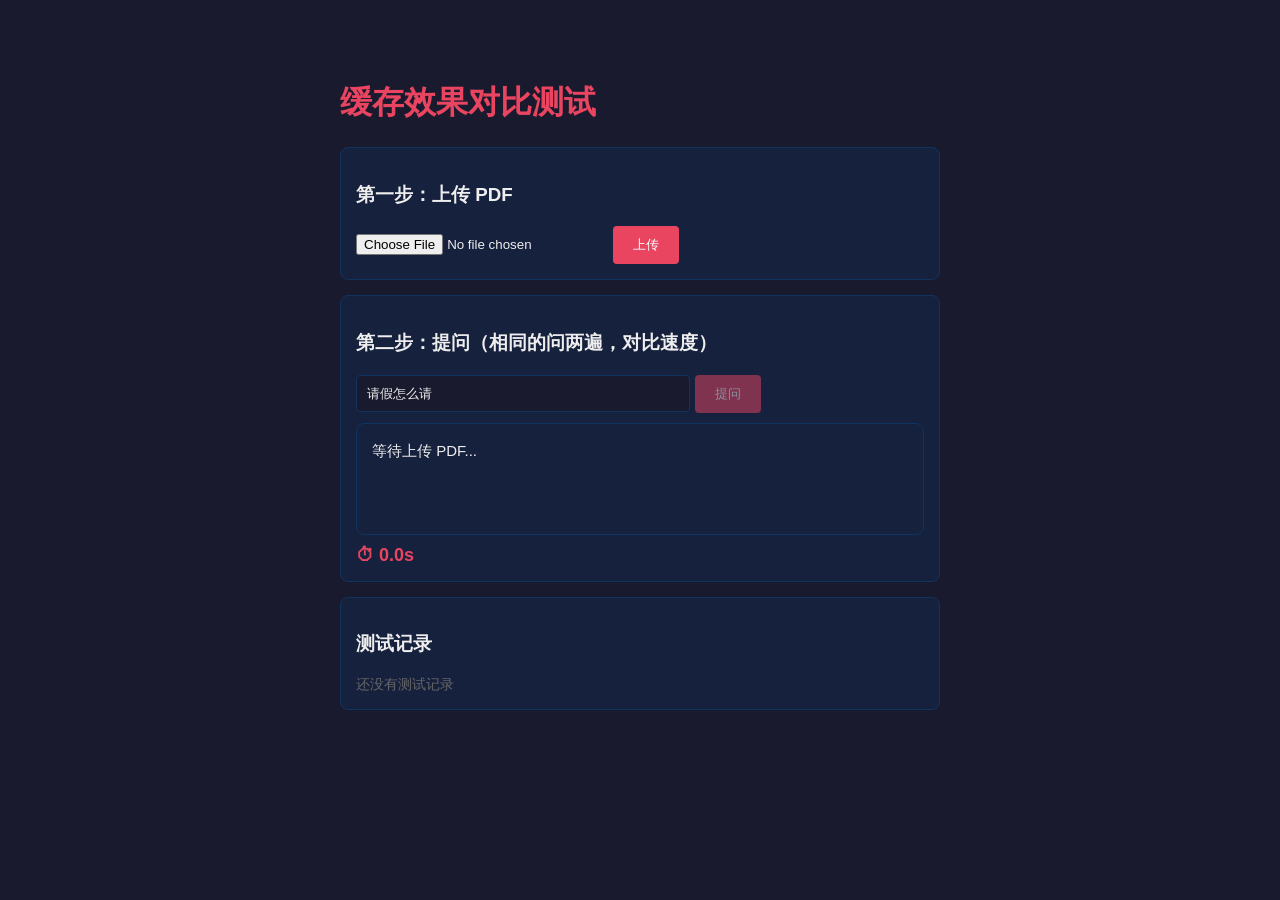
<file: cache_test.html>
<!DOCTYPE html>
<html>
<head>
    <meta charset="utf-8">
    <title>缓存效果测试</title>
    <style>
        body { font-family: sans-serif; max-width: 600px; margin: 40px auto; padding: 20px; background: #1a1a2e; color: #eee; }
        h1 { color: #e94560; }
        .step { background: #16213e; border: 1px solid #0f3460; border-radius: 8px; padding: 15px; margin: 15px 0; }
        input[type="file"] { color: #eee; }
        input[type="text"] { width: 60%; padding: 10px; background: #1a1a2e; border: 1px solid #0f3460; color: #eee; border-radius: 4px; }
        button { padding: 10px 20px; background: #e94560; color: #fff; border: none; border-radius: 4px; cursor: pointer; }
        button:hover { background: #c23152; }
        button:disabled { opacity: 0.5; }
        .output-box { background: #16213e; border: 1px solid #0f3460; border-radius: 8px; padding: 15px; min-height: 80px; margin: 10px 0; line-height: 1.6; white-space: pre-wrap; font-size: 15px; }
        .timer { color: #e94560; font-size: 18px; font-weight: bold; }
        .hit { color: #4caf50; font-weight: bold; }
        .miss { color: #ff9800; font-weight: bold; }
        .record { border-bottom: 1px solid #333; padding: 8px 0; display: flex; justify-content: space-between; }
        .record .q { color: #aaa; }
        .record .time { color: #e94560; }
        .record .cache-hit { color: #4caf50; }
        .record .cache-miss { color: #ff9800; }
    </style>
</head>
<body>
    <h1>缓存效果对比测试</h1>

    <div class="step">
        <h3>第一步：上传 PDF</h3>
        <input type="file" id="fileInput" accept=".pdf">
        <button id="uploadBtn" onclick="uploadPDF()">上传</button>
        <span id="uploadStatus"></span>
    </div>

    <div class="step">
        <h3>第二步：提问（相同的问两遍，对比速度）</h3>
        <input type="text" id="question" value="请假怎么请" style="width:55%">
        <button id="askBtn" onclick="askQuestion()" disabled>提问</button>
        <div class="output-box" id="output">等待上传 PDF...</div>
        <div id="timer" class="timer">⏱ 0.0s</div>
        <div id="cacheStatus"></div>
        <button id="askAgainBtn" onclick="askAgain()" style="margin-top:10px;display:none">再问一次（测试缓存）</button>
    </div>

    <div class="step">
        <h3>测试记录</h3>
        <div id="records">
            <div style="color:#666; font-size:14px;">还没有测试记录</div>
        </div>
    </div>

    <script>
        const API = 'http://127.0.0.1:18004';
        let lastQuestion = '';
        let recordCount = 0;

        async function uploadPDF() {
            const file = document.getElementById('fileInput').files[0];
            if (!file) return alert('请选一个 PDF');
            document.getElementById('uploadStatus').textContent = '上传中...';
            document.getElementById('uploadBtn').disabled = true;
            const form = new FormData();
            form.append('file', file);
            try {
                const resp = await fetch(`${API}/upload`, { method: 'POST', body: form });
                const data = await resp.json();
                document.getElementById('uploadStatus').textContent = `✅ ${data.chunks} 个知识块`;
                document.getElementById('askBtn').disabled = false;
                document.getElementById('output').textContent = '知识库已就绪';
            } catch(e) {
                document.getElementById('uploadStatus').textContent = '❌ 失败';
                document.getElementById('uploadBtn').disabled = false;
            }
        }

        async function askQuestion() {
            lastQuestion = document.getElementById('question').value;
            await doAsk(lastQuestion, false);
            document.getElementById('askAgainBtn').style.display = 'inline-block';
        }

        async function askAgain() {
            await doAsk(lastQuestion, true);
        }

        async function doAsk(question, isRetry) {
            const output = document.getElementById('output');
            const timer = document.getElementById('timer');
            const cacheStatus = document.getElementById('cacheStatus');
            document.getElementById('askBtn').disabled = true;
            document.getElementById('askAgainBtn').style.display = 'none';

            output.textContent = '';
            const startTime = Date.now();
            timer.textContent = '⏱ 连接中...';
            cacheStatus.textContent = '';

            try {
                const resp = await fetch(`${API}/ask/stream`, {
                    method: 'POST',
                    headers: {'Content-Type': 'application/json'},
                    body: JSON.stringify({question})
                });

                const reader = resp.body.getReader();
                const decoder = new TextDecoder();
                let text = '';
                let firstChunk = true;

                while (true) {
                    const { done, value } = await reader.read();
                    if (done) break;
                    if (firstChunk && value) {
                        const elapsed = ((Date.now() - startTime) / 1000).toFixed(1);
                        timer.textContent = `⏱ ${elapsed}s（首个字到达）`;
                        firstChunk = false;
                    }
                    text += decoder.decode(value, { stream: true });
                    output.textContent = text;
                }

                const totalTime = ((Date.now() - startTime) / 1000).toFixed(1);
                const isFast = totalTime < 1;
                timer.textContent = `⏱ ${totalTime}s（完整回答）`;
                cacheStatus.textContent = isFast ? '✅ 缓存命中！秒回' : '⏳ 缓存未命中（调模型较慢）';
                cacheStatus.className = isFast ? 'hit' : 'miss';

                // 记录
                recordCount++;
                const records = document.getElementById('records');
                if (recordCount === 1) records.innerHTML = '';
                const record = document.createElement('div');
                record.className = 'record';
                record.innerHTML = `
                    <span class="q">#${recordCount}: ${question.substring(0,15)}</span>
                    <span class="${isFast ? 'cache-hit' : 'cache-miss'}">${totalTime}s ${isFast ? '✅缓存' : '⏳调模型'}</span>
                `;
                records.prepend(record);

            } catch(e) {
                output.textContent = '连接失败';
                timer.textContent = '⏱ 错误';
            }

            document.getElementById('askBtn').disabled = false;
            if (isRetry) document.getElementById('askAgainBtn').style.display = 'inline-block';
        }
    </script>
</body>
</html>
</file>
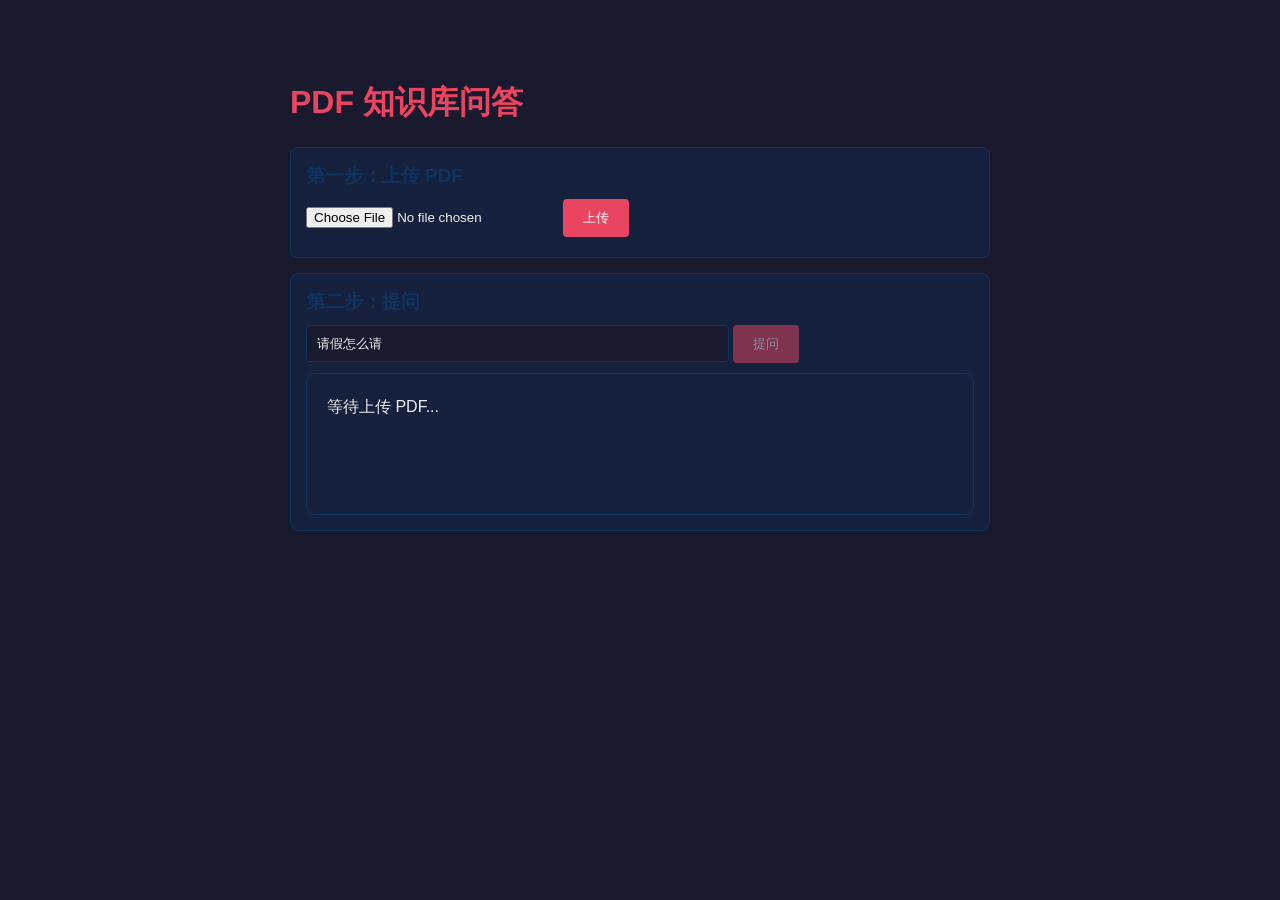
<file: qa_test.html>
<!DOCTYPE html>
<html>
<head>
    <meta charset="utf-8">
    <title>PDF 知识库问答</title>
    <style>
        body { font-family: sans-serif; max-width: 700px; margin: 40px auto; padding: 20px; background: #1a1a2e; color: #eee; }
        h1 { color: #e94560; }
        .step { background: #16213e; border: 1px solid #0f3460; border-radius: 8px; padding: 15px; margin: 15px 0; }
        .step h3 { margin: 0 0 10px 0; color: #0f3460; }
        input[type="file"] { color: #eee; }
        input[type="text"] { width: 70%; padding: 10px; background: #1a1a2e; border: 1px solid #0f3460; color: #eee; border-radius: 4px; }
        button { padding: 10px 20px; background: #e94560; color: #fff; border: none; border-radius: 4px; cursor: pointer; }
        button:hover { background: #c23152; }
        button:disabled { opacity: 0.5; }
        .output-box { background: #16213e; border: 1px solid #0f3460; border-radius: 8px; padding: 20px; min-height: 100px; margin-top: 10px; line-height: 1.6; white-space: pre-wrap; }
        .status { color: #888; font-size: 14px; }
        .chunks-info { color: #0f3460; font-size: 13px; margin-top: 5px; }
    </style>
</head>
<body>
    <h1>PDF 知识库问答</h1>

    <div class="step">
        <h3>第一步：上传 PDF</h3>
        <input type="file" id="fileInput" accept=".pdf">
        <button id="uploadBtn" onclick="uploadPDF()">上传</button>
        <div class="status" id="uploadStatus"></div>
        <div class="chunks-info" id="chunksInfo"></div>
    </div>

    <div class="step">
        <h3>第二步：提问</h3>
        <input type="text" id="question" value="请假怎么请" style="width:60%">
        <button id="askBtn" onclick="askQuestion()" disabled>提问</button>
        <div class="output-box" id="output">等待上传 PDF...</div>
        <div class="status" id="askStatus"></div>
    </div>

    <script>
        const API = 'http://127.0.0.1:18003';

        async function uploadPDF() {
            const file = document.getElementById('fileInput').files[0];
            if (!file) return alert('请选择 PDF 文件');
            document.getElementById('uploadStatus').textContent = '上传中...';
            document.getElementById('uploadBtn').disabled = true;

            const form = new FormData();
            form.append('file', file);

            try {
                const resp = await fetch(`${API}/upload`, { method: 'POST', body: form });
                const data = await resp.json();
                document.getElementById('uploadStatus').textContent = '上传成功 ✅';
                document.getElementById('chunksInfo').textContent = `${data.pages} 页 · ${data.chunks} 个知识块 · ${data.total_chars} 字符`;
                document.getElementById('askBtn').disabled = false;
                document.getElementById('output').textContent = '知识库已就绪，请输入问题';
            } catch (e) {
                document.getElementById('uploadStatus').textContent = '上传失败: ' + e.message;
                document.getElementById('uploadBtn').disabled = false;
            }
        }

        async function askQuestion() {
            const question = document.getElementById('question').value;
            const output = document.getElementById('output');
            const status = document.getElementById('askStatus');
            document.getElementById('askBtn').disabled = true;

            output.textContent = '';
            status.textContent = '连接中...';

            try {
                const resp = await fetch(`${API}/ask/stream`, {
                    method: 'POST',
                    headers: { 'Content-Type': 'application/json' },
                    body: JSON.stringify({ question })
                });

                const reader = resp.body.getReader();
                const decoder = new TextDecoder();
                let text = '';
                status.textContent = '流式接收中...';

                while (true) {
                    const { done, value } = await reader.read();
                    if (done) { status.textContent = '完成 ✅'; break; }
                    text += decoder.decode(value, { stream: true });
                    output.textContent = text;
                }
            } catch (e) {
                output.textContent = '连接失败，确保服务已启动 (python pdf_qa.py)';
                status.textContent = '错误 ❌';
            }
            document.getElementById('askBtn').disabled = false;
        }
    </script>
</body>
</html>
</file>
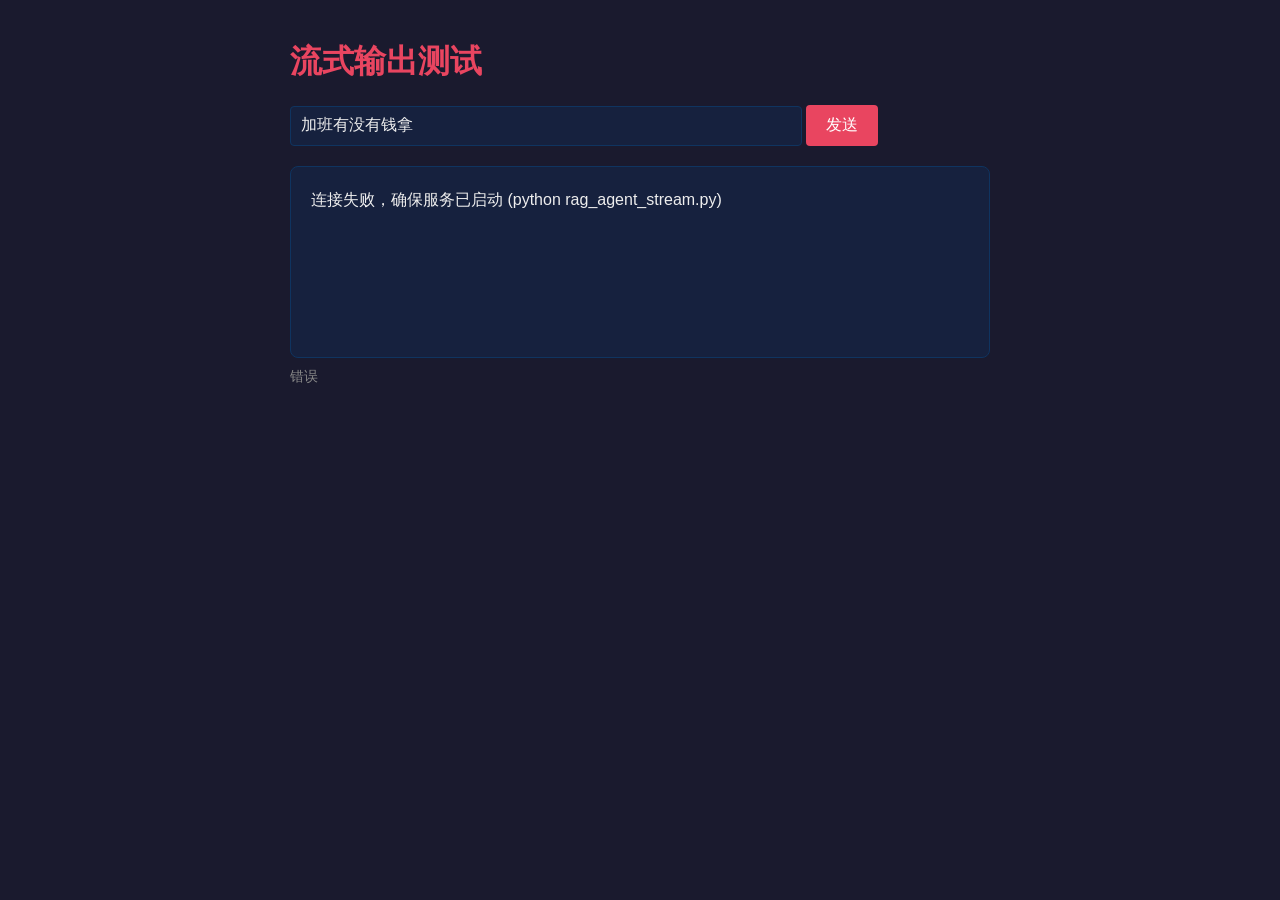
<file: stream_test.html>
<!DOCTYPE html>
<html>
<head>
    <meta charset="utf-8">
    <title>流式输出测试</title>
    <style>
        body { font-family: sans-serif; max-width: 700px; margin: 40px auto; padding: 0 20px; background: #1a1a2e; color: #eee; }
        h1 { color: #e94560; }
        .input-area { margin: 20px 0; }
        input { width: 70%; padding: 10px; font-size: 16px; background: #16213e; border: 1px solid #0f3460; color: #eee; border-radius: 4px; }
        button { padding: 10px 20px; font-size: 16px; background: #e94560; color: #fff; border: none; border-radius: 4px; cursor: pointer; }
        button:hover { background: #c23152; }
        button:disabled { opacity: 0.5; cursor: not-allowed; }
        .output-box { background: #16213e; border: 1px solid #0f3460; border-radius: 8px; padding: 20px; min-height: 150px; margin-top: 20px; line-height: 1.6; font-size: 16px; white-space: pre-wrap; }
        .cursor { animation: blink 0.8s infinite; }
        @keyframes blink { 50% { opacity: 0; } }
        .status { color: #888; font-size: 14px; margin-top: 10px; }
    </style>
</head>
<body>
    <h1>流式输出测试</h1>
    <div class="input-area">
        <input type="text" id="question" value="加班有没有钱拿" placeholder="输入问题..." />
        <button id="btn" onclick="testStream()">发送</button>
    </div>
    <div class="output-box" id="output">等待提问...</div>
    <div class="status" id="status"></div>

    <script>
        async function testStream() {
            const question = document.getElementById('question').value;
            const output = document.getElementById('output');
            const status = document.getElementById('status');
            const btn = document.getElementById('btn');

            output.textContent = '';
            status.textContent = '连接中...';
            btn.disabled = true;

            try {
                const response = await fetch('http://127.0.0.1:18001/ask/stream', {
                    method: 'POST',
                    headers: { 'Content-Type': 'application/json' },
                    body: JSON.stringify({ question })
                });

                const reader = response.body.getReader();
                const decoder = new TextDecoder();
                let text = '';
                status.textContent = '接收中...';

                while (true) {
                    const { done, value } = await reader.read();
                    if (done) {
                        status.textContent = '完成';
                        btn.disabled = false;
                        break;
                    }
                    text += decoder.decode(value, { stream: true });
                    output.textContent = text;
                }
            } catch (err) {
                output.textContent = '连接失败，确保服务已启动 (python rag_agent_stream.py)';
                status.textContent = '错误';
                btn.disabled = false;
            }
        }

        // 页面加载后自动发送
        window.onload = () => setTimeout(testStream, 500);
    </script>
</body>
</html>
</file>
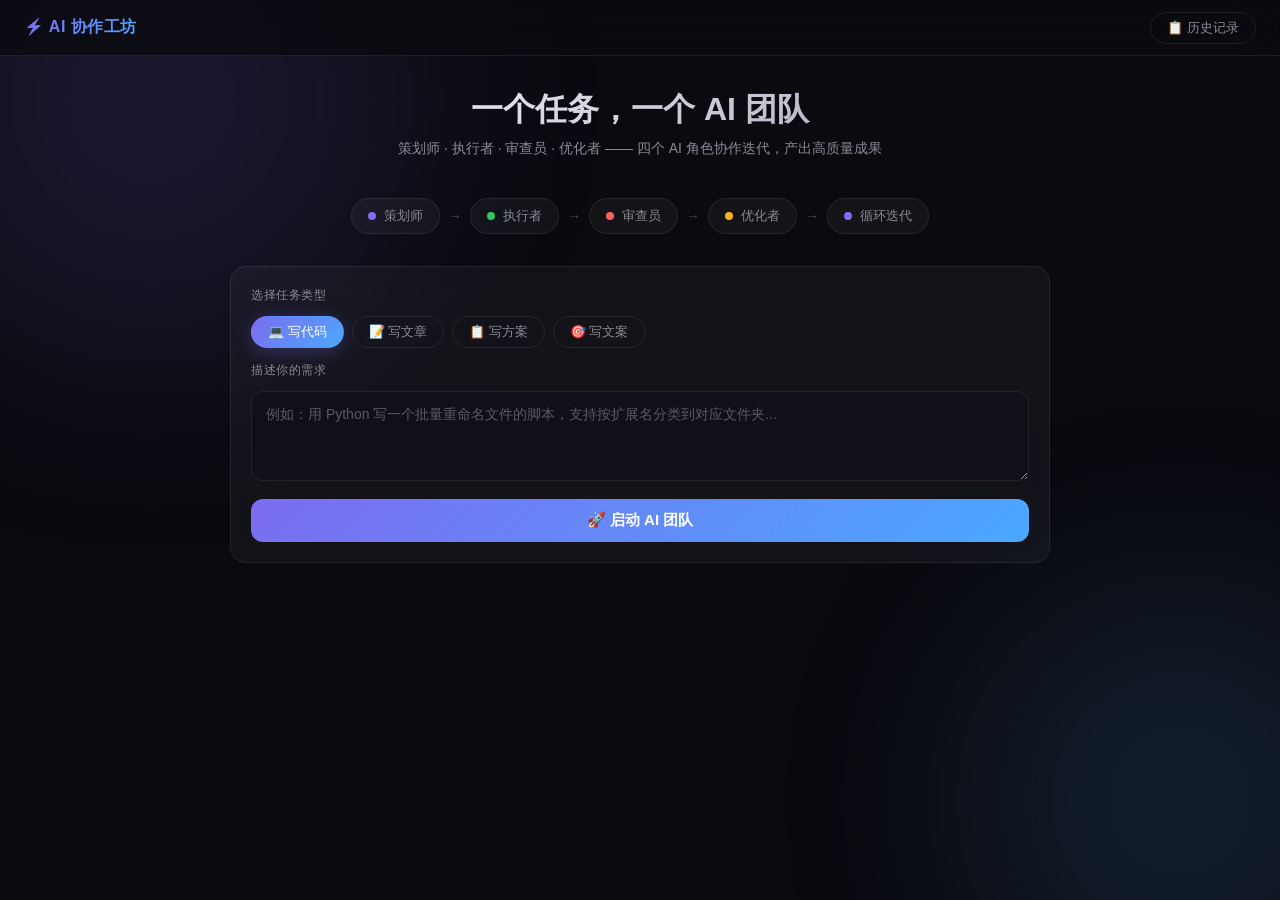
<file: studio.html>
<!DOCTYPE html>
<html lang="zh-CN">
<head>
<meta charset="UTF-8">
<meta name="viewport" content="width=device-width, initial-scale=1.0">
<title>AI 协作工坊</title>
<style>
:root {
  --bg: #0a0a0f;
  --bg-2: #101018;
  --card: rgba(255,255,255,0.04);
  --card-border: rgba(255,255,255,0.08);
  --text: #e8e8ea;
  --text-2: #8a8a95;
  --accent: #7c6cf0;
  --accent-2: #4aa8ff;
  --planner: #7c6cf0;
  --writer: #34c759;
  --critic: #ff5f5f;
  --optimizer: #ffb020;
}

* { margin: 0; padding: 0; box-sizing: border-box; }

body {
  font-family: -apple-system, "PingFang SC", "Microsoft YaHei", sans-serif;
  background: var(--bg);
  color: var(--text);
  min-height: 100vh;
  overflow-x: hidden;
}

/* 背景光效 */
.bg-glow {
  position: fixed;
  border-radius: 50%;
  filter: blur(120px);
  opacity: 0.15;
  pointer-events: none;
  z-index: 0;
}
.bg-glow-1 { width: 500px; height: 500px; background: var(--accent); top: -150px; left: -100px; }
.bg-glow-2 { width: 400px; height: 400px; background: var(--accent-2); bottom: -100px; right: -100px; }

/* 顶部导航 */
nav {
  position: fixed;
  top: 0; left: 0; right: 0;
  height: 56px;
  background: rgba(10,10,15,0.8);
  backdrop-filter: blur(20px);
  border-bottom: 1px solid var(--card-border);
  display: flex;
  align-items: center;
  padding: 0 24px;
  z-index: 100;
}
.logo {
  font-size: 16px;
  font-weight: 700;
  background: linear-gradient(135deg, var(--accent), var(--accent-2));
  -webkit-background-clip: text;
  -webkit-text-fill-color: transparent;
  letter-spacing: 0.5px;
}
.nav-spacer { flex: 1; }

/* 主容器 */
main {
  max-width: 860px;
  margin: 0 auto;
  padding: 88px 20px 40px;
  position: relative;
  z-index: 1;
}

/* 英雄区 */
.hero { text-align: center; margin-bottom: 40px; }
.hero h1 {
  font-size: 32px;
  font-weight: 700;
  background: linear-gradient(135deg, #fff, #a0a0b8);
  -webkit-background-clip: text;
  -webkit-text-fill-color: transparent;
  margin-bottom: 8px;
}
.hero p { color: var(--text-2); font-size: 14px; }

/* Agent 流程条 */
.flow {
  display: flex;
  align-items: center;
  justify-content: center;
  gap: 0;
  margin: 28px 0 32px;
  flex-wrap: wrap;
}
.flow-item {
  display: flex;
  align-items: center;
  gap: 8px;
  background: var(--card);
  border: 1px solid var(--card-border);
  border-radius: 24px;
  padding: 8px 16px;
  font-size: 13px;
  color: var(--text-2);
}
.flow-item .dot { width: 8px; height: 8px; border-radius: 50%; }
.flow-item.active { color: var(--text); border-color: rgba(255,255,255,0.2); }
.flow-arrow { color: var(--text-2); margin: 0 8px; font-size: 14px; opacity: 0.5; }

/* 任务输入 */
.task-box {
  background: var(--card);
  border: 1px solid var(--card-border);
  border-radius: 16px;
  padding: 20px;
  backdrop-filter: blur(10px);
}
.task-label { font-size: 12px; color: var(--text-2); margin-bottom: 12px; letter-spacing: 0.5px; }
.task-type-row { display: flex; gap: 8px; margin-bottom: 14px; flex-wrap: wrap; }
.type-btn {
  padding: 6px 16px;
  border-radius: 20px;
  border: 1px solid var(--card-border);
  background: transparent;
  color: var(--text-2);
  font-size: 13px;
  cursor: pointer;
  transition: all 0.2s;
}
.type-btn:hover { color: var(--text); border-color: rgba(255,255,255,0.25); }
.type-btn.selected {
  background: linear-gradient(135deg, var(--accent), var(--accent-2));
  color: #fff;
  border-color: transparent;
  box-shadow: 0 4px 20px rgba(124,108,240,0.3);
}
textarea {
  width: 100%;
  min-height: 90px;
  background: var(--bg-2);
  border: 1px solid var(--card-border);
  border-radius: 12px;
  color: var(--text);
  padding: 14px;
  font-size: 14px;
  font-family: inherit;
  resize: vertical;
  outline: none;
  transition: border-color 0.2s;
}
textarea:focus { border-color: rgba(124,108,240,0.5); }
textarea::placeholder { color: var(--text-2); opacity: 0.6; }

.run-btn {
  width: 100%;
  margin-top: 14px;
  padding: 12px;
  border: none;
  border-radius: 12px;
  font-size: 15px;
  font-weight: 600;
  cursor: pointer;
  background: linear-gradient(135deg, var(--accent), var(--accent-2));
  color: #fff;
  transition: transform 0.15s, box-shadow 0.2s;
}
.run-btn:hover { transform: translateY(-1px); box-shadow: 0 8px 30px rgba(124,108,240,0.4); }
.run-btn:disabled { opacity: 0.5; cursor: not-allowed; transform: none; box-shadow: none; }

/* 协作过程 */
.process { margin-top: 32px; }
.process-title {
  font-size: 15px;
  font-weight: 600;
  margin-bottom: 16px;
  display: flex;
  align-items: center;
  gap: 8px;
}
.spinner {
  width: 16px; height: 16px;
  border: 2px solid var(--card-border);
  border-top-color: var(--accent);
  border-radius: 50%;
  animation: spin 0.8s linear infinite;
  display: none;
}
.spinner.show { display: inline-block; }
@keyframes spin { to { transform: rotate(360deg); } }

.agent-card {
  background: var(--card);
  border: 1px solid var(--card-border);
  border-radius: 14px;
  padding: 16px;
  margin-bottom: 12px;
  opacity: 0;
  transform: translateY(12px);
  animation: fadeIn 0.4s ease forwards;
}
@keyframes fadeIn { to { opacity: 1; transform: translateY(0); } }

.agent-head {
  display: flex;
  align-items: center;
  gap: 10px;
  margin-bottom: 12px;
}
.agent-icon {
  width: 32px; height: 32px;
  border-radius: 10px;
  display: flex;
  align-items: center;
  justify-content: center;
  font-size: 15px;
}
.agent-name { font-size: 14px; font-weight: 600; }
.agent-action { font-size: 12px; color: var(--text-2); }
.agent-score {
  margin-left: auto;
  font-size: 14px;
  font-weight: 700;
  padding: 3px 12px;
  border-radius: 20px;
}
.agent-content {
  font-size: 13px;
  line-height: 1.7;
  color: #c8c8d0;
  white-space: pre-wrap;
  font-family: inherit;
}
.agent-content code {
  background: var(--bg-2);
  padding: 1px 6px;
  border-radius: 4px;
  font-size: 12px;
}

/* 完成卡片 */
.done-card {
  text-align: center;
  padding: 32px 20px;
  background: var(--card);
  border: 1px solid var(--card-border);
  border-radius: 16px;
  margin-top: 16px;
  opacity: 0;
  transform: scale(0.95);
  animation: popIn 0.5s ease forwards;
}
@keyframes popIn { to { opacity: 1; transform: scale(1); } }
.done-score {
  font-size: 56px;
  font-weight: 800;
  margin: 12px 0 4px;
}
.done-label { font-size: 13px; color: var(--text-2); }
.done-rounds { font-size: 12px; color: var(--text-2); margin-top: 8px; }

/* 历史 */
.history-list { margin-top: 20px; }
.history-item {
  display: flex;
  align-items: center;
  gap: 12px;
  padding: 14px 16px;
  background: var(--card);
  border: 1px solid var(--card-border);
  border-radius: 12px;
  margin-bottom: 8px;
  cursor: pointer;
  transition: background 0.2s;
}
.history-item:hover { background: rgba(255,255,255,0.07); }
.history-title { font-size: 14px; flex: 1; overflow: hidden; text-overflow: ellipsis; white-space: nowrap; }
.history-meta { font-size: 12px; color: var(--text-2); }

/* 空状态 */
.empty { text-align: center; color: var(--text-2); font-size: 13px; padding: 40px 0; }

/* 响应式 */
@media (max-width: 640px) {
  .flow-arrow { display: none; }
  .hero h1 { font-size: 24px; }
}
</style>
</head>
<body>
<div class="bg-glow bg-glow-1"></div>
<div class="bg-glow bg-glow-2"></div>

<nav>
  <div class="logo">⚡ AI 协作工坊</div>
  <div class="nav-spacer"></div>
  <button class="type-btn" id="nav-history">📋 历史记录</button>
  <button class="type-btn" id="nav-new" style="display:none">＋ 新任务</button>
</nav>

<main>
  <!-- 开始页 -->
  <div id="view-start">
    <div class="hero">
      <h1>一个任务，一个 AI 团队</h1>
      <p>策划师 · 执行者 · 审查员 · 优化者 —— 四个 AI 角色协作迭代，产出高质量成果</p>
    </div>

    <div class="flow">
      <div class="flow-item"><span class="dot" style="background:var(--planner)"></span>策划师</div>
      <span class="flow-arrow">→</span>
      <div class="flow-item"><span class="dot" style="background:var(--writer)"></span>执行者</div>
      <span class="flow-arrow">→</span>
      <div class="flow-item"><span class="dot" style="background:var(--critic)"></span>审查员</div>
      <span class="flow-arrow">→</span>
      <div class="flow-item"><span class="dot" style="background:var(--optimizer)"></span>优化者</div>
      <span class="flow-arrow">→</span>
      <div class="flow-item"><span class="dot" style="background:var(--accent)"></span>循环迭代</div>
    </div>

    <div class="task-box">
      <div class="task-label">选择任务类型</div>
      <div class="task-type-row" id="type-row">
        <button class="type-btn selected" data-type="写代码">💻 写代码</button>
        <button class="type-btn" data-type="写文章">📝 写文章</button>
        <button class="type-btn" data-type="写方案">📋 写方案</button>
        <button class="type-btn" data-type="写文案">🎯 写文案</button>
      </div>
      <div class="task-label">描述你的需求</div>
      <textarea id="requirement" placeholder="例如：用 Python 写一个批量重命名文件的脚本，支持按扩展名分类到对应文件夹..."></textarea>
      <button class="run-btn" id="run-btn">🚀 启动 AI 团队</button>
    </div>
  </div>

  <!-- 过程页 -->
  <div id="view-process" style="display:none">
    <div class="process">
      <div class="process-title">
        <span>🤖 协作过程</span>
        <span class="spinner" id="spinner"></span>
        <span style="flex:1"></span>
        <button class="type-btn" id="process-new" style="display:none">＋ 新任务</button>
      </div>
      <div id="steps"></div>
      <div id="done-area"></div>
    </div>
  </div>

  <!-- 历史页 -->
  <div id="view-history" style="display:none">
    <div class="hero">
      <h1>📋 历史任务</h1>
    </div>
    <div class="history-list" id="history-list"></div>
  </div>
</main>

<script>
const API = 'http://127.0.0.1:18007';
let selectedType = '写代码';

// 视图切换
function showView(name) {
  document.getElementById('view-start').style.display = name === 'start' ? '' : 'none';
  document.getElementById('view-process').style.display = name === 'process' ? '' : 'none';
  document.getElementById('view-history').style.display = name === 'history' ? '' : 'none';
  document.getElementById('nav-history').style.display = name === 'history' ? 'none' : '';
  document.getElementById('nav-new').style.display = name === 'history' ? '' : 'none';
  if (name !== 'process') {
    document.getElementById('process-new').style.display = 'none';
  }
}

document.getElementById('nav-history').onclick = () => showView('history');
document.getElementById('nav-new').onclick = () => showView('start');
document.getElementById('process-new').onclick = () => showView('start');

// 类型选择
document.getElementById('type-row').addEventListener('click', (e) => {
  if (e.target.classList.contains('type-btn')) {
    document.querySelectorAll('.type-btn').forEach(b => b.classList.remove('selected'));
    e.target.classList.add('selected');
    selectedType = e.target.dataset.type;
  }
});

const AGENTS = {
  '策划师':   { icon: '📋', color: '#7c6cf0', bg: 'rgba(124,108,240,0.15)' },
  '执行者':   { icon: '🔨', color: '#34c759', bg: 'rgba(52,199,89,0.15)' },
  '审查员':   { icon: '🔍', color: '#ff5f5f', bg: 'rgba(255,95,95,0.15)' },
  '优化者':   { icon: '🔧', color: '#ffb020', bg: 'rgba(255,176,32,0.15)' },
};

function renderStep(step, isFirst) {
  const info = AGENTS[step.agent] || { icon: '🤖', color: '#fff', bg: 'rgba(255,255,255,0.1)' };
  const card = document.createElement('div');
  card.className = 'agent-card';
  card.innerHTML = `
    <div class="agent-head">
      <div class="agent-icon" style="background:${info.bg}">${info.icon}</div>
      <div>
        <div class="agent-name" style="color:${info.color}">${step.agent}</div>
        <div class="agent-action">${step.action}</div>
      </div>
      ${step.score ? `<div class="agent-score" style="background:${info.bg};color:${info.color}">${step.score}/10</div>` : ''}
    </div>
    <div class="agent-content">${escapeHtml(step.content)}</div>
  `;
  document.getElementById('steps').appendChild(card);
}

function escapeHtml(text) {
  const div = document.createElement('div');
  div.textContent = text;
  return div.innerHTML;
}

// 运行任务
document.getElementById('run-btn').onclick = async () => {
  const requirement = document.getElementById('requirement').value.trim();
  if (!requirement) { alert('请输入任务需求'); return; }

  showView('process');
  document.getElementById('steps').innerHTML = '';
  document.getElementById('done-area').innerHTML = '';
  document.getElementById('spinner').classList.add('show');
  document.getElementById('process-new').style.display = '';
  document.getElementById('run-btn').disabled = true;

  try {
    const resp = await fetch(`${API}/studio/run`, {
      method: 'POST',
      headers: { 'Content-Type': 'application/json' },
      body: JSON.stringify({ task_type: selectedType, requirement })
    });

    const reader = resp.body.getReader();
    const decoder = new TextDecoder();
    let buffer = '';

    while (true) {
      const { done, value } = await reader.read();
      if (done) break;
      buffer += decoder.decode(value, { stream: true });

      // 按行解析 SSE 事件
      let idx;
      while ((idx = buffer.indexOf('\n')) >= 0) {
        const line = buffer.slice(0, idx).trim();
        buffer = buffer.slice(idx + 1);
        if (!line) continue;
        try {
          const event = JSON.parse(line);
          if (event.event === 'step') {
            renderStep(event);
            document.getElementById('steps').lastElementChild.scrollIntoView({ behavior: 'smooth', block: 'center' });
          } else if (event.event === 'done') {
            showDone(event.score, event.rounds);
          } else if (event.error) {
            document.getElementById('steps').innerHTML = `<div class="empty">⚠️ ${escapeHtml(event.error)}</div>`;
          }
        } catch (e) { /* 忽略无法解析的行 */ }
      }
    }
  } catch (e) {
    document.getElementById('steps').innerHTML = '<div class="empty">❌ 连接失败，请确保 API 已启动（python agent_studio_api.py）</div>';
  }

  document.getElementById('spinner').classList.remove('show');
  document.getElementById('run-btn').disabled = false;
};

function showDone(score, rounds) {
  const color = score >= 8 ? '#34c759' : (score >= 6 ? '#ffb020' : '#ff5f5f');
  document.getElementById('done-area').innerHTML = `
    <div class="done-card">
      <div style="font-size:13px;color:var(--text-2)">协作完成 · ${rounds} 轮迭代</div>
      <div class="done-score" style="color:${color}">${score}<span style="font-size:24px">/10</span></div>
      <div class="done-label">最终评分</div>
      <div class="done-rounds">策划 → 执行 → 审查 → 优化 → 循环</div>
    </div>
  `;
  document.getElementById('done-area').lastElementChild.scrollIntoView({ behavior: 'smooth' });
}

// 历史记录
document.getElementById('nav-history').onclick = loadHistory;

async function loadHistory() {
  showView('history');
  const list = document.getElementById('history-list');
  list.innerHTML = '<div class="empty">加载中...</div>';
  try {
    const resp = await fetch(`${API}/studio/tasks`);
    const data = await resp.json();
    const tasks = data.tasks || [];
    if (!tasks.length) { list.innerHTML = '<div class="empty">还没有历史任务</div>'; return; }

    list.innerHTML = '';
    for (const t of tasks) {
      const item = document.createElement('div');
      item.className = 'history-item';
      item.innerHTML = `
        <span style="font-size:18px">${t.type === '写代码' ? '💻' : t.type === '写文章' ? '📝' : t.type === '写方案' ? '📋' : '🎯'}</span>
        <span class="history-title">${t.title}</span>
        <span class="history-meta">${t.status === 'done' ? '✅ 完成' : '⏳ 进行中'} · ${t.time}</span>
      `;
      item.onclick = () => loadTaskDetail(t.id);
      list.appendChild(item);
    }
  } catch (e) {
    list.innerHTML = '<div class="empty">❌ 服务未连接</div>';
  }
}

async function loadTaskDetail(id) {
  showView('process');
  document.getElementById('steps').innerHTML = '';
  document.getElementById('done-area').innerHTML = '';
  try {
    const resp = await fetch(`${API}/studio/task/${id}`);
    const data = await resp.json();
    const steps = data.steps || [];
    if (data.from_cache) {
      document.getElementById('done-area').innerHTML =
        '<div style="font-size:12px;color:var(--text-2);padding:6px 0">⚡ 本次数据来自 Redis 缓存，没有查 MySQL</div>';
    }
    if (!steps.length) { document.getElementById('steps').innerHTML = '<div class="empty">无记录</div>'; return; }
    for (const s of steps) renderStep(s);
  } catch (e) {
    document.getElementById('steps').innerHTML = '<div class="empty">❌ 加载失败</div>';
  }
}
</script>
</body>
</html>
</file>
